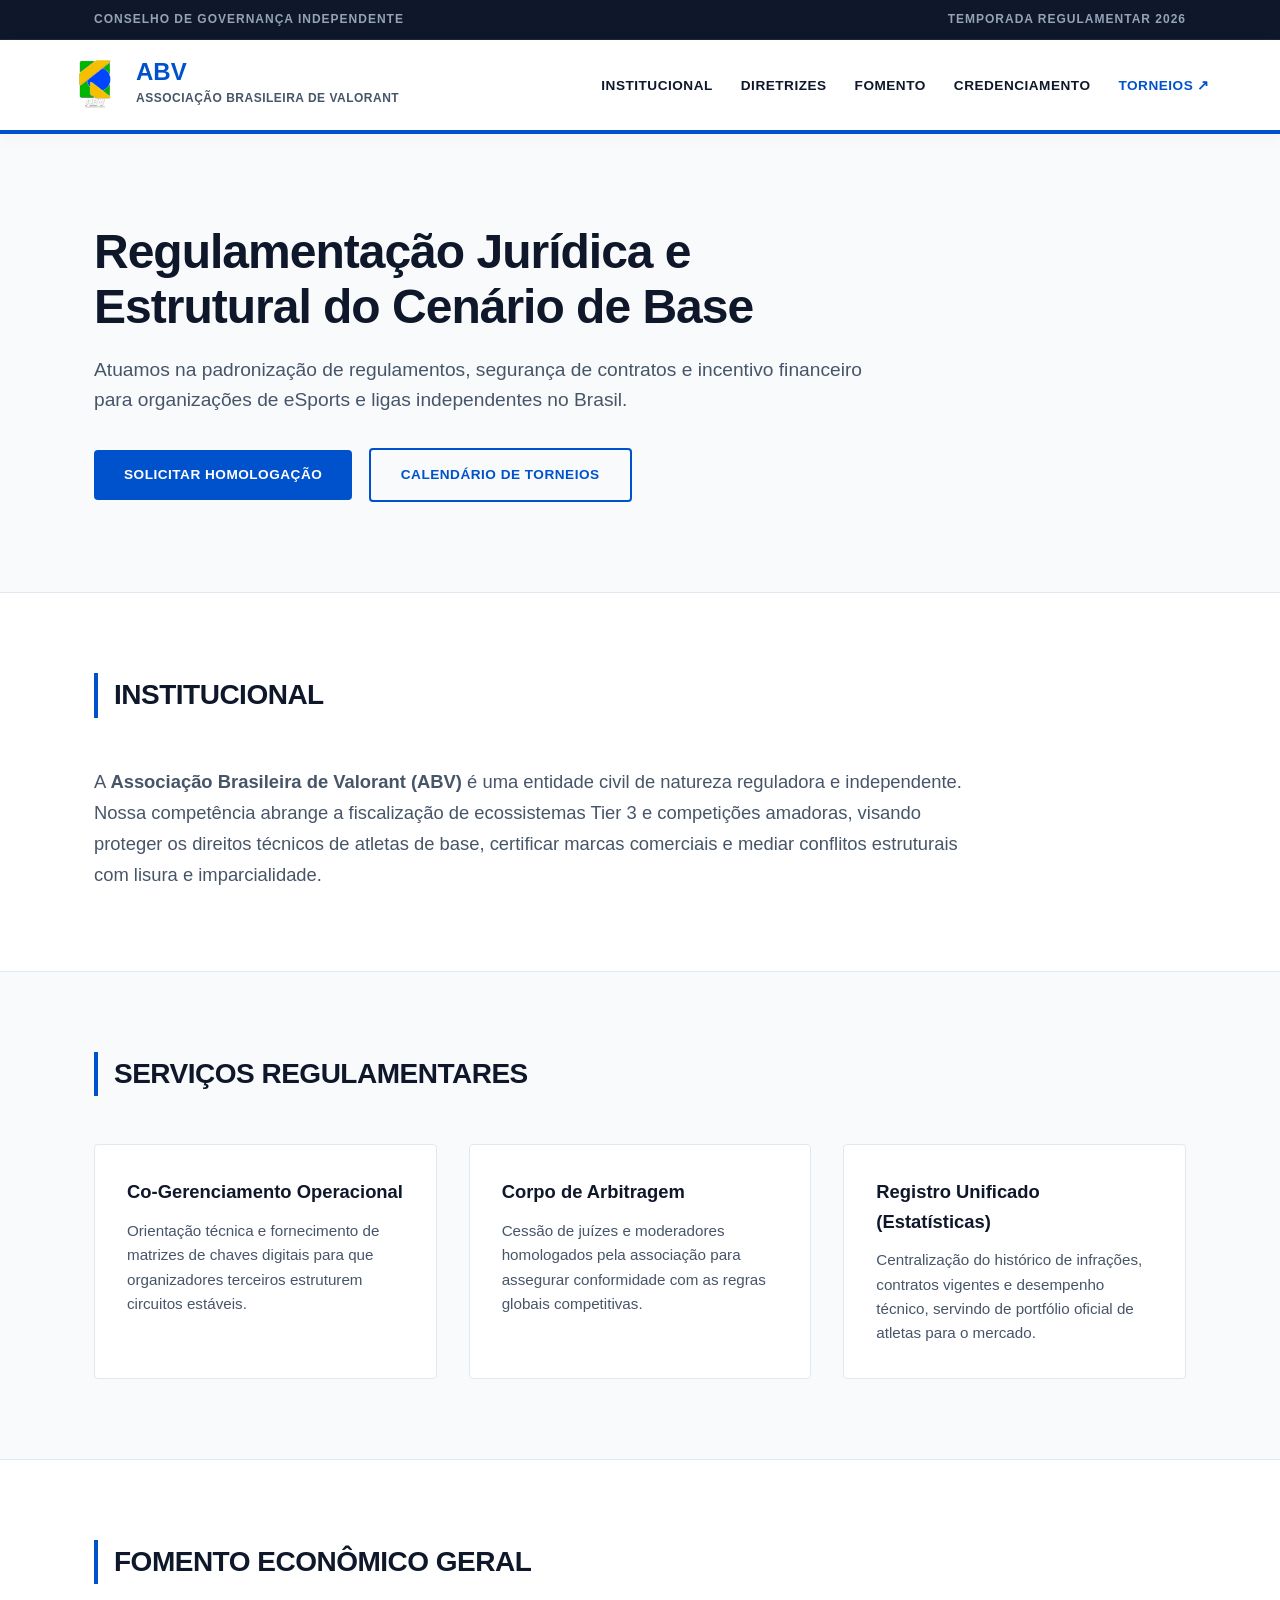
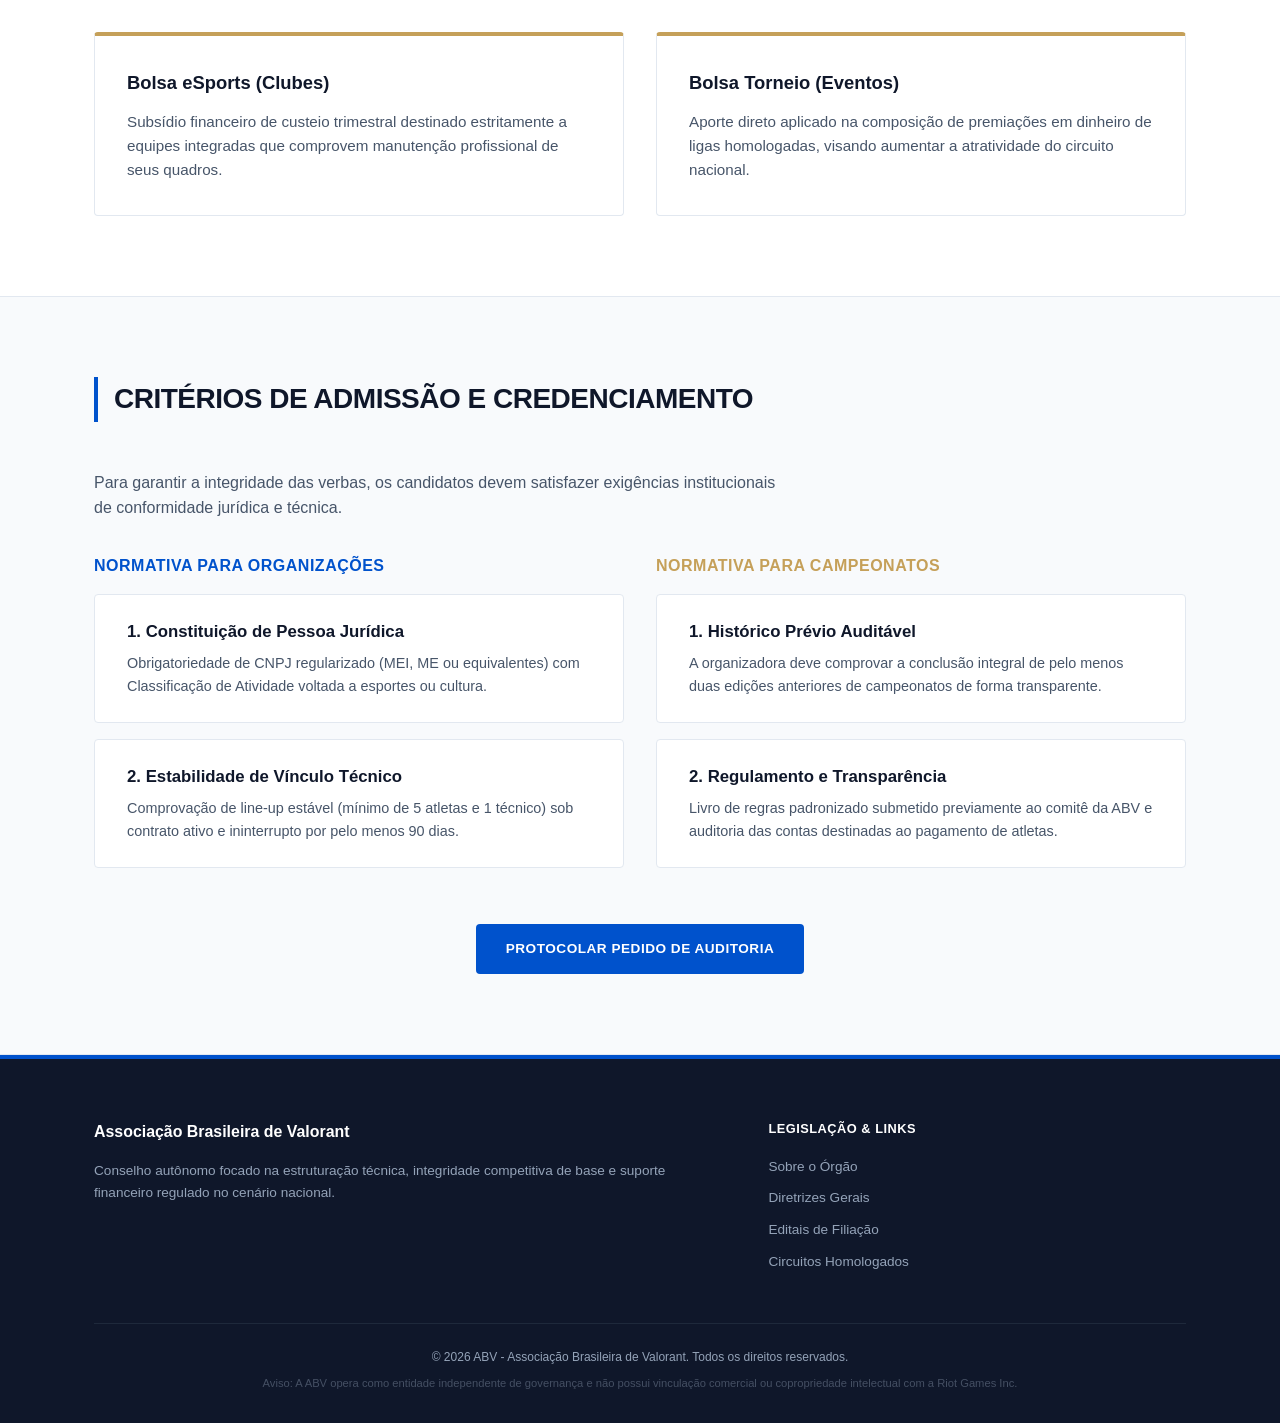
<file: index.html>
<!DOCTYPE html>
<html lang="pt-BR">
<head>
    <meta charset="UTF-8">
    <meta name="viewport" content="width=device-width, initial-scale=1.0">
    <title>ABV - Associação Brasileira de Valorant</title>
    <link rel="stylesheet" href="style.css">
</head>
<body>

    <!-- NOTIFICAÇÃO SUPERIOR -->
    <div class="top-notice">
        <div class="container top-notice-flex">
            <div>Conselho de Governança Independente</div>
            <div>Temporada Regulamentar 2026</div>
        </div>
    </div>

    <!-- NAVEGAÇÃO PRINCIPAL -->
    <header>
        <div class="container nav-flex">
            <div class="brand-wrapper">
                <img src="LOGO ABV.png" alt="Logo Oficial ABV" class="brand-logo">
                <div class="brand-title">
                    <h2>ABV</h2>
                    <span>Associação Brasileira de Valorant</span>
                </div>
            </div>
            <nav>
                <ul>
                    <li><a href="#institucional">Institucional</a></li>
                    <li><a href="#servicos">Diretrizes</a></li>
                    <li><a href="#fomento">Fomento</a></li>
                    <li><a href="#requisitos">Credenciamento</a></li>
                    <li><a href="torneios.html" style="color: var(--primary);">Torneios ↗</a></li>
                </ul>
            </nav>
        </div>
    </header>

    <!-- HERO PORTAL -->
    <section class="hero-portal">
        <div class="container">
            <div class="hero-width">
                <h1>Regulamentação Jurídica e Estrutural do Cenário de Base</h1>
                <p>Atuamos na padronização de regulamentos, segurança de contratos e incentivo financeiro para organizações de eSports e ligas independentes no Brasil.</p>
                <a href="#requisitos" class="btn-gov">Solicitar Homologação</a>
                <a href="torneios.html" class="btn-gov btn-gov-outline">Calendário de Torneios</a>
            </div>
        </div>
    </section>

    <!-- INSTITUCIONAL -->
    <section id="institucional">
        <div class="container">
            <div class="editorial-header">
                <h2>Institucional</h2>
            </div>
            <p style="color: var(--text-muted); font-size: 1.15rem; max-width: 900px; line-height: 1.7;">
                A <strong>Associação Brasileira de Valorant (ABV)</strong> é uma entidade civil de natureza reguladora e independente. Nossa competência abrange a fiscalização de ecossistemas Tier 3 e competições amadoras, visando proteger os direitos técnicos de atletas de base, certificar marcas comerciais e mediar conflitos estruturais com lisura e imparcialidade.
            </p>
        </div>
    </section>

    <!-- SERVIÇOS E DIRETRIZES -->
    <section id="servicos" class="bg-shaded">
        <div class="container">
            <div class="editorial-header">
                <h2>Serviços Regulamentares</h2>
            </div>
            <div class="editorial-grid">
                <div class="editorial-block">
                    <h3>Co-Gerenciamento Operacional</h3>
                    <p>Orientação técnica e fornecimento de matrizes de chaves digitais para que organizadores terceiros estruturem circuitos estáveis.</p>
                </div>
                <div class="editorial-block">
                    <h3>Corpo de Arbitragem</h3>
                    <p>Cessão de juízes e moderadores homologados pela associação para assegurar conformidade com as regras globais competitivas.</p>
                </div>
                <div class="editorial-block">
                    <h3>Registro Unificado (Estatísticas)</h3>
                    <p>Centralização do histórico de infrações, contratos vigentes e desempenho técnico, servindo de portfólio oficial de atletas para o mercado.</p>
                </div>
            </div>
        </div>
    </section>

    <!-- PROGRAMA DE FOMENTO -->
    <section id="fomento">
        <div class="container">
            <div class="editorial-header">
                <h2>Fomento Econômico Geral</h2>
            </div>
            <div class="editorial-grid">
                <div class="editorial-block gold-accent">
                    <h3>Bolsa eSports (Clubes)</h3>
                    <p>Subsídio financeiro de custeio trimestral destinado estritamente a equipes integradas que comprovem manutenção profissional de seus quadros.</p>
                </div>
                <div class="editorial-block gold-accent">
                    <h3>Bolsa Torneio (Eventos)</h3>
                    <p>Aporte direto aplicado na composição de premiações em dinheiro de ligas homologadas, visando aumentar a atratividade do circuito nacional.</p>
                </div>
            </div>
        </div>
    </section>

    <!-- REQUISITOS RIGOROSOS -->
    <section id="requisitos" class="bg-shaded">
        <div class="container">
            <div class="editorial-header">
                <h2>Critérios de Admissão e Credenciamento</h2>
            </div>
            
            <p style="color: var(--text-muted); margin-bottom: 32px; max-width: 700px;">Para garantir a integridade das verbas, os candidatos devem satisfazer exigências institucionais de conformidade jurídica e técnica.</p>

            <div style="display: grid; grid-template-columns: 1fr 1fr; gap: 32px;">
                <!-- TIMES -->
                <div>
                    <h3 style="font-size: 1rem; text-transform: uppercase; margin-bottom: 16px; letter-spacing: 0.5px; color: var(--primary);">Normativa para Organizações</h3>
                    <div class="requirement-row">
                        <h4>1. Constituição de Pessoa Jurídica</h4>
                        <p>Obrigatoriedade de CNPJ regularizado (MEI, ME ou equivalentes) com Classificação de Atividade voltada a esportes ou cultura.</p>
                    </div>
                    <div class="requirement-row">
                        <h4>2. Estabilidade de Vínculo Técnico</h4>
                        <p>Comprovação de line-up estável (mínimo de 5 atletas e 1 técnico) sob contrato ativo e ininterrupto por pelo menos 90 dias.</p>
                    </div>
                </div>

                <!-- TORNEIOS -->
                <div>
                    <h3 style="font-size: 1rem; text-transform: uppercase; margin-bottom: 16px; letter-spacing: 0.5px; color: var(--accent-gold);">Normativa para Campeonatos</h3>
                    <div class="requirement-row">
                        <h4>1. Histórico Prévio Auditável</h4>
                        <p>A organizadora deve comprovar a conclusão integral de pelo menos duas edições anteriores de campeonatos de forma transparente.</p>
                    </div>
                    <div class="requirement-row">
                        <h4>2. Regulamento e Transparência</h4>
                        <p>Livro de regras padronizado submetido previamente ao comitê da ABV e auditoria das contas destinadas ao pagamento de atletas.</p>
                    </div>
                </div>
            </div>

            <div style="text-align: center; margin-top: 40px;">
                <a href="#" class="btn-gov">Protocolar Pedido de Auditoria</a>
            </div>
        </div>
    </section>

    <!-- FOOTER INSTITUCIONAL -->
    <footer>
        <div class="container">
            <div class="footer-columns">
                <div class="footer-brand">
                    <h3>Associação Brasileira de Valorant</h3>
                    <p>Conselho autônomo focado na estruturação técnica, integridade competitiva de base e suporte financeiro regulado no cenário nacional.</p>
                </div>
                <div class="footer-nav">
                    <h4>Legislação & Links</h4>
                    <ul>
                        <li><a href="#institucional">Sobre o Órgão</a></li>
                        <li><a href="#servicos">Diretrizes Gerais</a></li>
                        <li><a href="#requisitos">Editais de Filiação</a></li>
                        <li><a href="torneios.html">Circuitos Homologados</a></li>
                    </ul>
                </div>
            </div>
            <div class="footer-base">
                <p>&copy; 2026 ABV - Associação Brasileira de Valorant. Todos os direitos reservados.</p>
                <p style="margin-top: 8px; opacity: 0.4; font-size: 0.7rem;">Aviso: A ABV opera como entidade independente de governança e não possui vinculação comercial ou copropriedade intelectual com a Riot Games Inc.</p>
            </div>
        </div>
    </footer>

</body>
</html>
</file>
<file: style.css>
/* ==========================================================================
   PORTAL INSTITUCIONAL ABV - DESIGN EDITORIAL CLARO
   ========================================================================== */

:root {
    --primary: #0052cc;       /* Azul institucional sério */
    --accent-green: #00cc66;  /* Verde oficial para validações */
    --accent-gold: #c5a059;   /* Dourado fosco corporativo para os fomentos */
    --bg-main: #ffffff;
    --bg-alt: #f8fafc;        /* Cinza sutil para blocos de leitura */
    --text-main: #0f172a;     /* Grafite escuro para alta legibilidade */
    --text-muted: #475569;    /* Cinza de apoio */
    --border: #e2e8f0;
}

* {
    box-sizing: border-box;
    margin: 0;
    padding: 0;
}

html {
    scroll-behavior: smooth;
}

body {
    background-color: var(--bg-main);
    color: var(--text-main);
    font-family: -apple-system, BlinkMacSystemFont, "Segoe UI", Roboto, Helvetica, Arial, sans-serif;
    line-height: 1.6;
    -webkit-font-smoothing: antialiased;
}

.container {
    max-width: 1140px;
    margin: 0 auto;
    padding: 0 24px;
}

/* Faixa Superior Regulamentar */
.top-notice {
    background-color: #0f172a;
    color: #94a3b8;
    font-size: 0.75rem;
    padding: 10px 0;
    text-transform: uppercase;
    letter-spacing: 1px;
    font-weight: 600;
    border-bottom: 1px solid #1e293b;
}

.top-notice-flex {
    display: flex;
    justify-content: space-between;
    align-items: center;
}

/* Header Geral */
header {
    background-color: #ffffff;
    border-bottom: 4px solid var(--primary);
    position: sticky;
    top: 0;
    z-index: 100;
    box-shadow: 0 4px 20px rgba(0, 0, 0, 0.03);
}

.nav-flex {
    display: flex;
    justify-content: space-between;
    align-items: center;
    padding: 20px 0;
}

.brand-wrapper {
    display: flex;
    align-items: center;
    gap: 16px;
}

.brand-logo {
    height: 50px;
    width: auto;
    display: block;
}

.brand-title h2 {
    font-size: 1.5rem;
    font-weight: 800;
    color: var(--primary);
    line-height: 1;
}

.brand-title span {
    font-size: 0.75rem;
    text-transform: uppercase;
    color: var(--text-muted);
    letter-spacing: 0.5px;
    font-weight: 700;
}

nav ul {
    display: flex;
    list-style: none;
    gap: 28px;
}

nav a {
    color: var(--text-main);
    text-decoration: none;
    font-size: 0.85rem;
    font-weight: 700;
    text-transform: uppercase;
    letter-spacing: 0.5px;
    transition: color 0.2s ease;
}

nav a:hover {
    color: var(--primary);
}

/* Hero Section (Estilo Imprensa Oficial) */
.hero-portal {
    padding: 90px 0;
    background-color: var(--bg-alt);
    border-bottom: 1px solid var(--border);
}

.hero-width {
    max-width: 800px;
}

.hero-portal h1 {
    font-size: 3rem;
    font-weight: 800;
    line-height: 1.15;
    color: #0f172a;
    margin-bottom: 20px;
    letter-spacing: -1px;
}

.hero-portal p {
    font-size: 1.2rem;
    color: var(--text-muted);
    margin-bottom: 32px;
}

/* Botões Administrativos */
.btn-gov {
    display: inline-block;
    background-color: var(--primary);
    color: #ffffff;
    padding: 14px 30px;
    font-size: 0.85rem;
    font-weight: 700;
    text-transform: uppercase;
    letter-spacing: 0.5px;
    border-radius: 4px;
    text-decoration: none;
    transition: background-color 0.2s;
    border: none;
}

.btn-gov:hover {
    background-color: #003d99;
}

.btn-gov-outline {
    background-color: transparent;
    color: var(--primary);
    border: 2px solid var(--primary);
    margin-left: 12px;
}

.btn-gov-outline:hover {
    background-color: var(--primary);
    color: #ffffff;
}

/* Estrutura de Seções */
section {
    padding: 80px 0;
}

.bg-shaded {
    background-color: var(--bg-alt);
    border-top: 1px solid var(--border);
    border-bottom: 1px solid var(--border);
}

.editorial-header {
    border-left: 4px solid var(--primary);
    padding-left: 16px;
    margin-bottom: 48px;
}

.editorial-header h2 {
    font-size: 1.75rem;
    text-transform: uppercase;
    font-weight: 800;
    color: #0f172a;
    letter-spacing: -0.5px;
}

/* Grids Otimizados */
.editorial-grid {
    display: grid;
    grid-template-columns: repeat(auto-fit, minmax(300px, 1fr));
    gap: 32px;
}

.editorial-block {
    background-color: #ffffff;
    border: 1px solid var(--border);
    padding: 32px;
    border-radius: 4px;
}

.editorial-block.gold-accent {
    border-top: 4px solid var(--accent-gold);
}

.editorial-block.blue-accent {
    border-top: 4px solid var(--primary);
}

.editorial-block h3 {
    font-size: 1.15rem;
    margin-bottom: 12px;
    color: #0f172a;
}

.editorial-block p {
    font-size: 0.95rem;
    color: var(--text-muted);
}

/* Blocos de Requisitos Técnicos (Estilo Edital) */
.requirement-row {
    background-color: #ffffff;
    border: 1px solid var(--border);
    padding: 24px 32px;
    border-radius: 4px;
    margin-bottom: 16px;
}

.requirement-row h4 {
    font-size: 1.05rem;
    color: var(--text-main);
    margin-bottom: 6px;
}

.requirement-row p {
    font-size: 0.9rem;
    color: var(--text-muted);
}

/* Layout do Seletor de Torneios (Página Separada) */
.panel-selector {
    background-color: #ffffff;
    border: 1px solid var(--border);
    padding: 28px 32px;
    border-radius: 4px;
    text-decoration: none;
    color: inherit;
    display: flex;
    justify-content: space-between;
    align-items: center;
    transition: border-color 0.2s, box-shadow 0.2s;
}

.panel-selector:hover {
    border-color: var(--primary);
    box-shadow: 0 4px 12px rgba(0,0,0,0.02);
}

/* Footer Corporativo */
footer {
    background-color: #0f172a;
    color: #94a3b8;
    padding: 60px 0 30px 0;
    font-size: 0.85rem;
    border-top: 4px solid var(--primary);
}

.footer-columns {
    display: grid;
    grid-template-columns: 1.5fr 1fr;
    gap: 48px;
    margin-bottom: 40px;
}

.footer-brand h3 {
    color: #ffffff;
    margin-bottom: 16px;
}

.footer-nav h4 {
    color: #ffffff;
    margin-bottom: 16px;
    text-transform: uppercase;
    font-size: 0.8rem;
    letter-spacing: 0.5px;
}

.footer-nav ul {
    list-style: none;
}

.footer-nav li {
    margin-bottom: 10px;
}

.footer-nav a {
    color: #94a3b8;
    text-decoration: none;
}

.footer-nav a:hover {
    color: #ffffff;
}

.footer-base {
    border-top: 1px solid #1e293b;
    padding-top: 24px;
    text-align: center;
    font-size: 0.75rem;
}

@media (max-width: 768px) {
    .nav-flex { flex-direction: column; gap: 16px; text-align: center; }
    nav ul { gap: 16px; flex-wrap: wrap; justify-content: center; }
    .hero-portal h1 { font-size: 2.2rem; }
    .footer-columns { grid-template-columns: 1fr; }
    .panel-selector { flex-direction: column; text-align: center; gap: 16px; }
}
</file>
